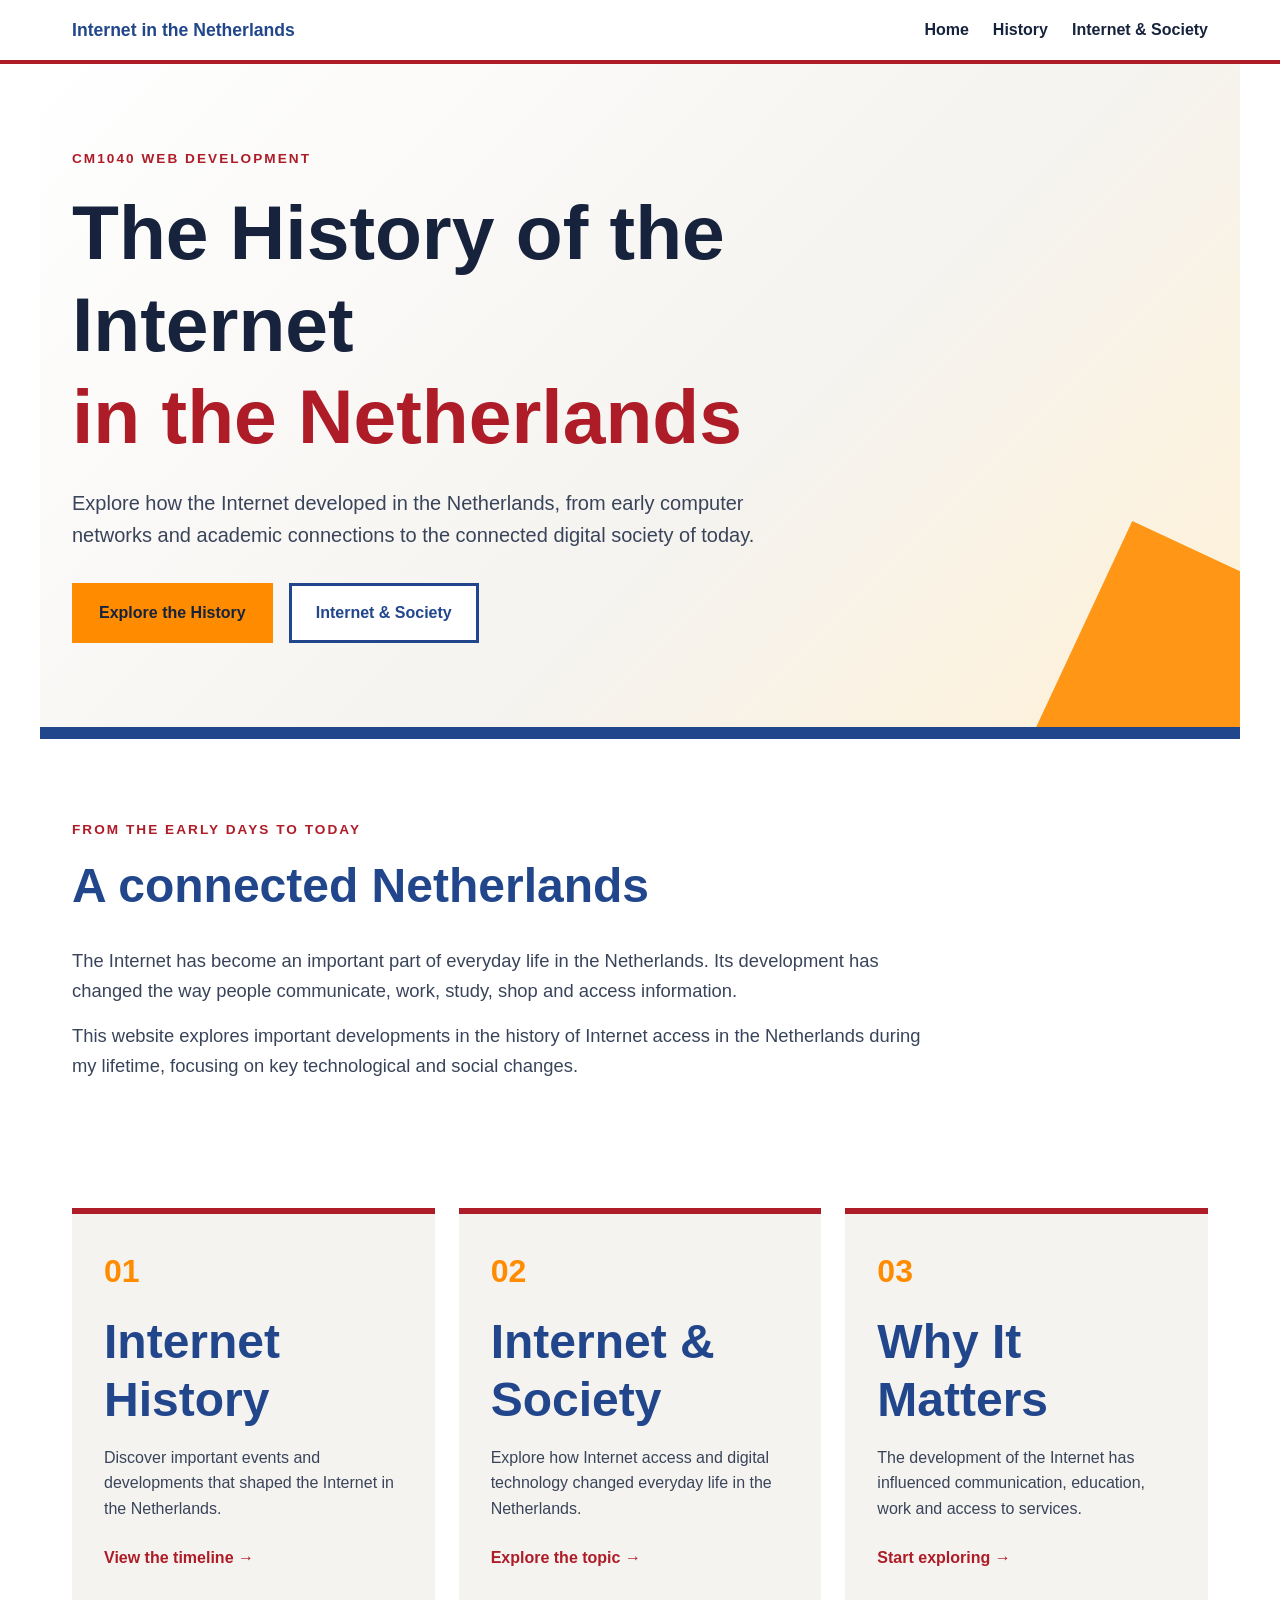
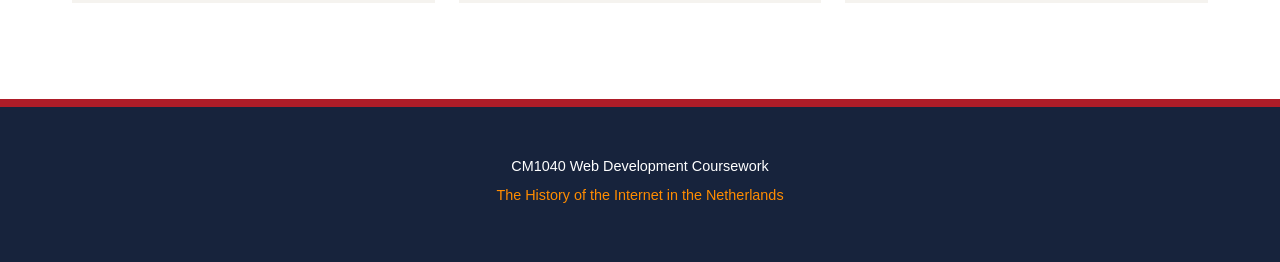
<file: index.html>
<!DOCTYPE html>
<html lang="en">

<head>
    <meta charset="UTF-8">

    <meta name="viewport" content="width=device-width, initial-scale=1.0">

    <meta name="description"
        content="A history of the Internet in the Netherlands, from early networks to modern digital life.">

    <title>The Internet in the Netherlands</title>

    <link rel="stylesheet" href="style.css">
</head>

<body>

    <header>
        <nav>
            <div class="logo">
                <a href="index.html">Internet in the Netherlands</a>
            </div>

            <ul class="nav-links">
                <li><a href="index.html">Home</a></li>
                <li><a href="history.html">History</a></li>
                <li><a href="netherlands.html">Internet &amp; Society</a></li>
            </ul>
        </nav>
    </header>


    <main>

        <section class="hero">

            <div class="hero-content">

                <p class="eyebrow">CM1040 Web Development</p>

                <h1>
                    The History of the Internet
                    <span>in the Netherlands</span>
                </h1>

                <p class="hero-text">
                    Explore how the Internet developed in the Netherlands,
                    from early computer networks and academic connections
                    to the connected digital society of today.
                </p>

                <div class="hero-buttons">
                    <a href="history.html" class="button">
                        Explore the History
                    </a>

                    <a href="netherlands.html" class="button secondary">
                        Internet &amp; Society
                    </a>
                </div>

            </div>

        </section>


        <section class="introduction">

            <div class="section-heading">
                <p class="eyebrow">From the early days to today</p>

                <h2>A connected Netherlands</h2>
            </div>

            <div class="intro-content">

                <p>
                    The Internet has become an important part of everyday
                    life in the Netherlands. Its development has changed
                    the way people communicate, work, study, shop and
                    access information.
                </p>

                <p>
                    This website explores important developments in the
                    history of Internet access in the Netherlands during
                    my lifetime, focusing on key technological and social
                    changes.
                </p>

            </div>

        </section>


        <section class="explore">

            <div class="card">

                <div class="card-number">01</div>

                <h2>Internet History</h2>

                <p>
                    Discover important events and developments that
                    shaped the Internet in the Netherlands.
                </p>

                <a href="history.html">
                    View the timeline →
                </a>

            </div>


            <div class="card">

                <div class="card-number">02</div>

                <h2>Internet &amp; Society</h2>

                <p>
                    Explore how Internet access and digital technology
                    changed everyday life in the Netherlands.
                </p>

                <a href="netherlands.html">
                    Explore the topic →
                </a>

            </div>


            <div class="card">

                <div class="card-number">03</div>

                <h2>Why It Matters</h2>

                <p>
                    The development of the Internet has influenced
                    communication, education, work and access to services.
                </p>

                <a href="history.html">
                    Start exploring →
                </a>

            </div>

        </section>

    </main>


    <footer>

        <p>
            CM1040 Web Development Coursework
        </p>

        <p>
            The History of the Internet in the Netherlands
        </p>

    </footer>

</body>

</html>
</file>
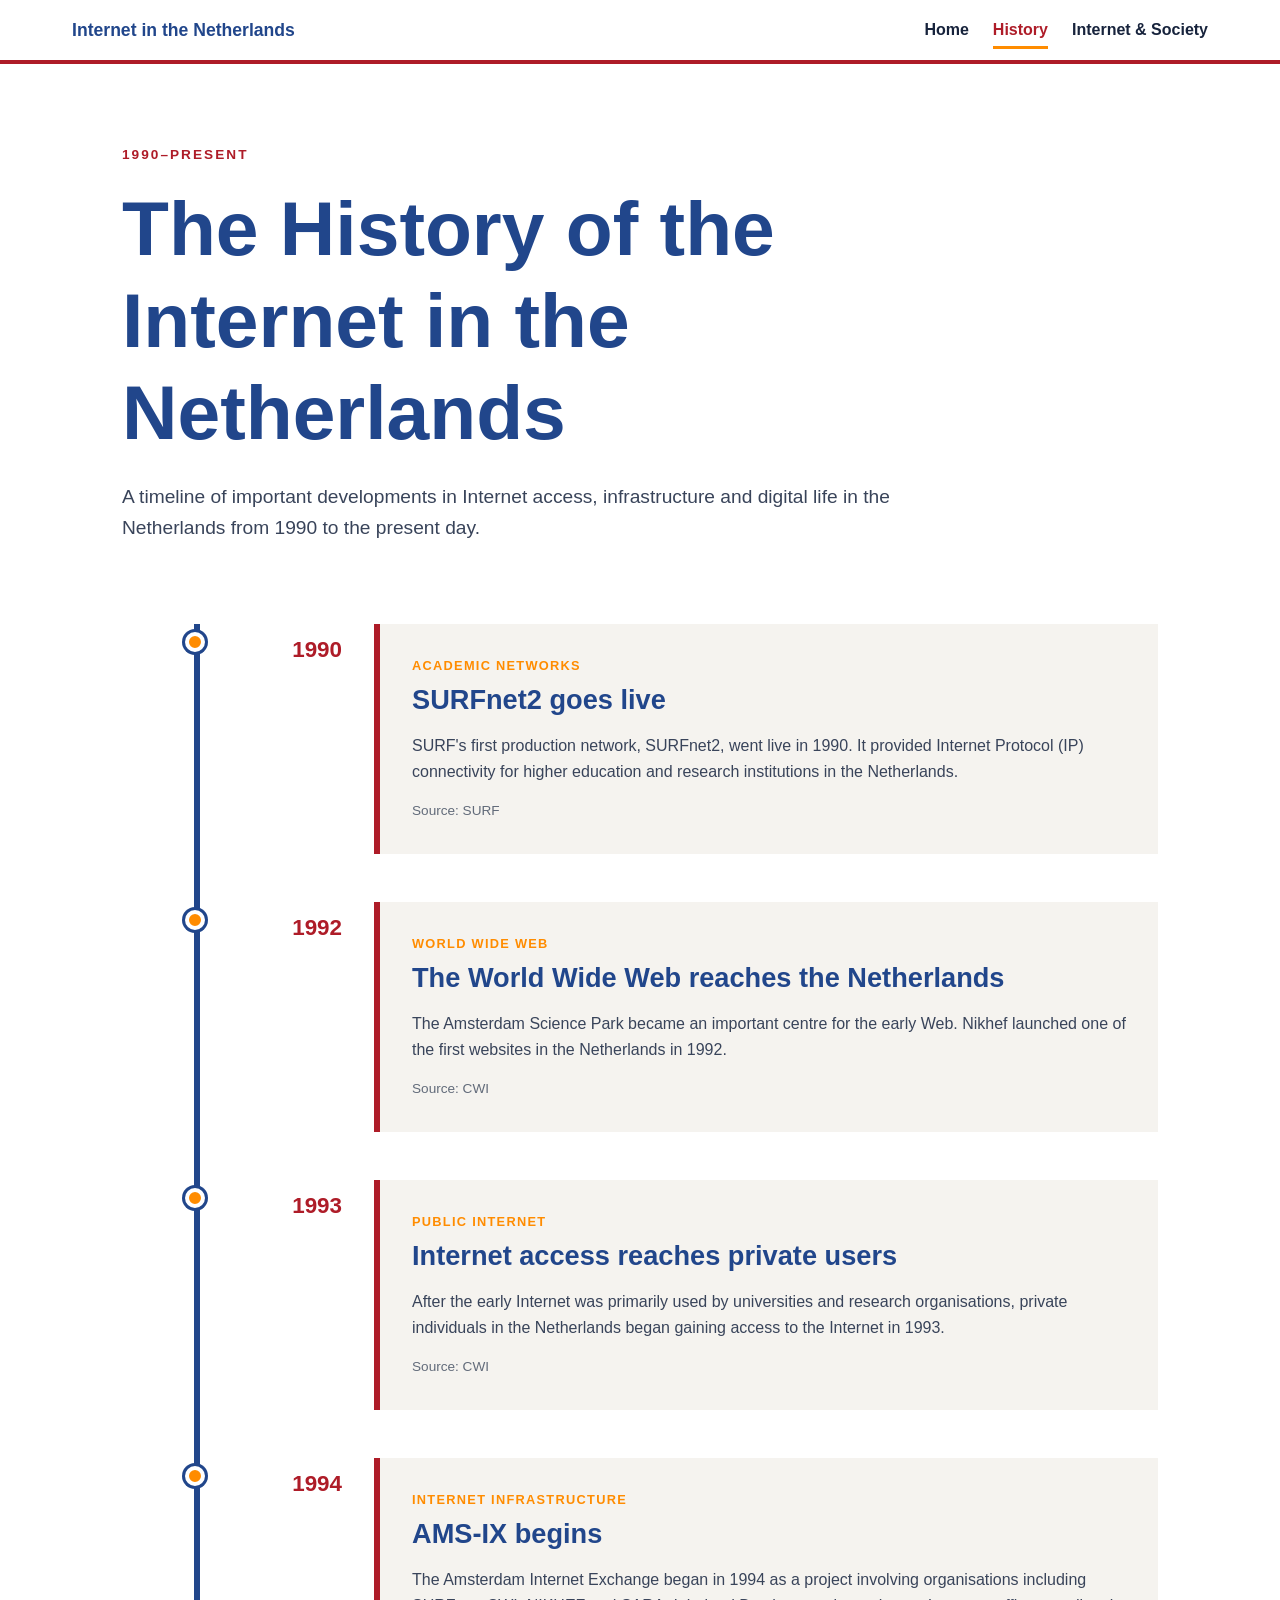
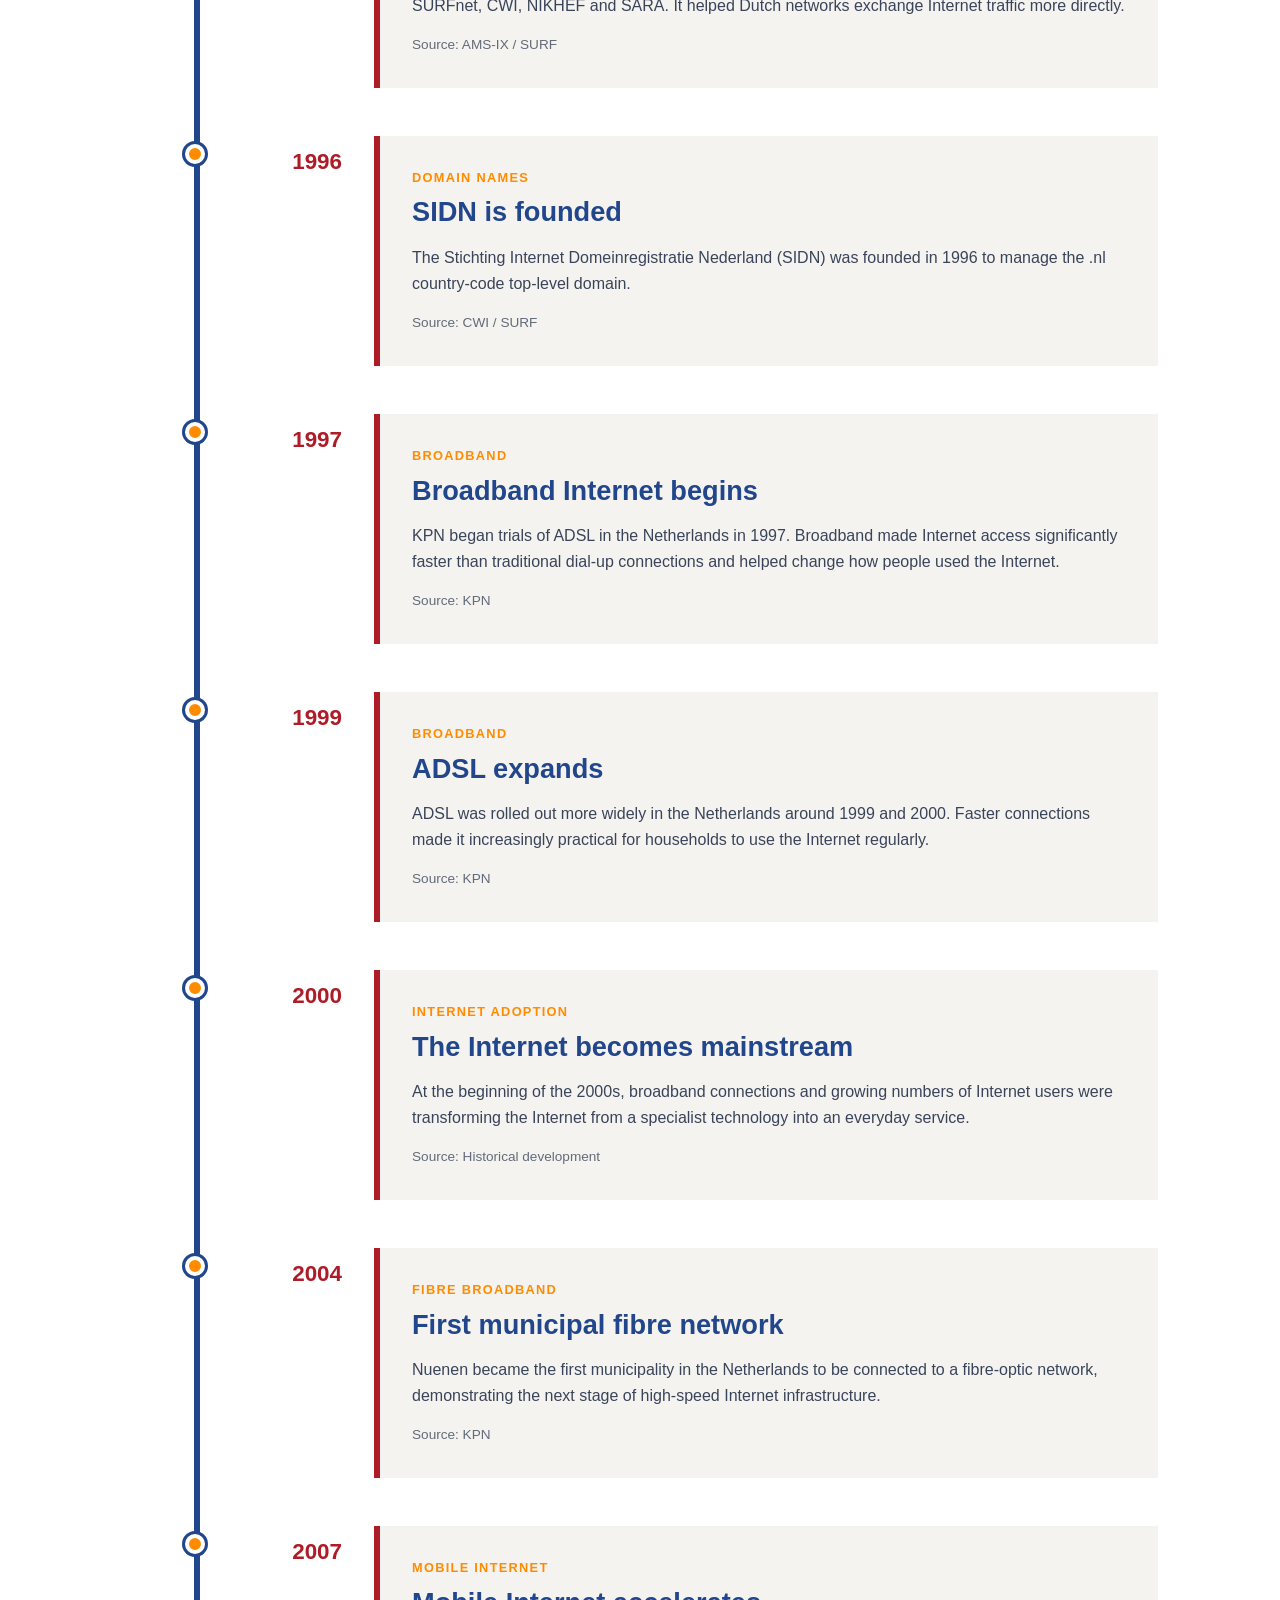
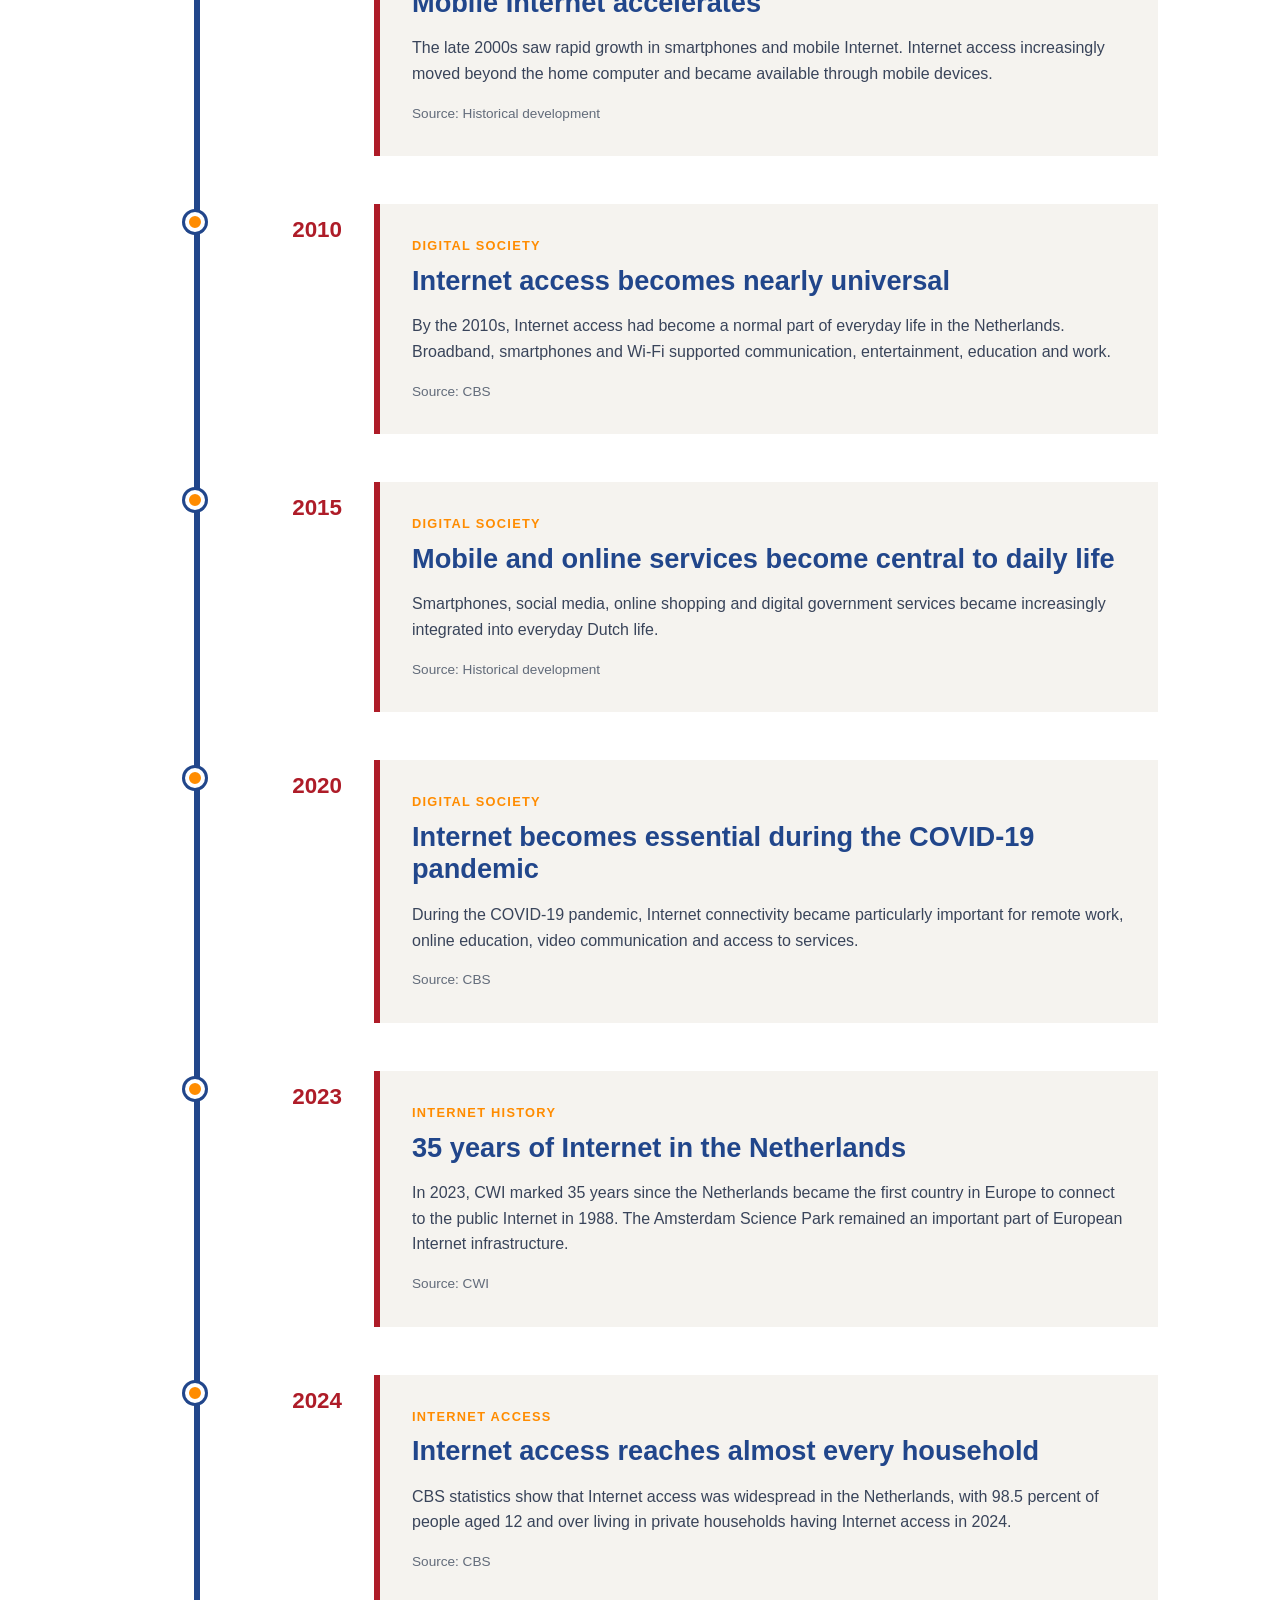
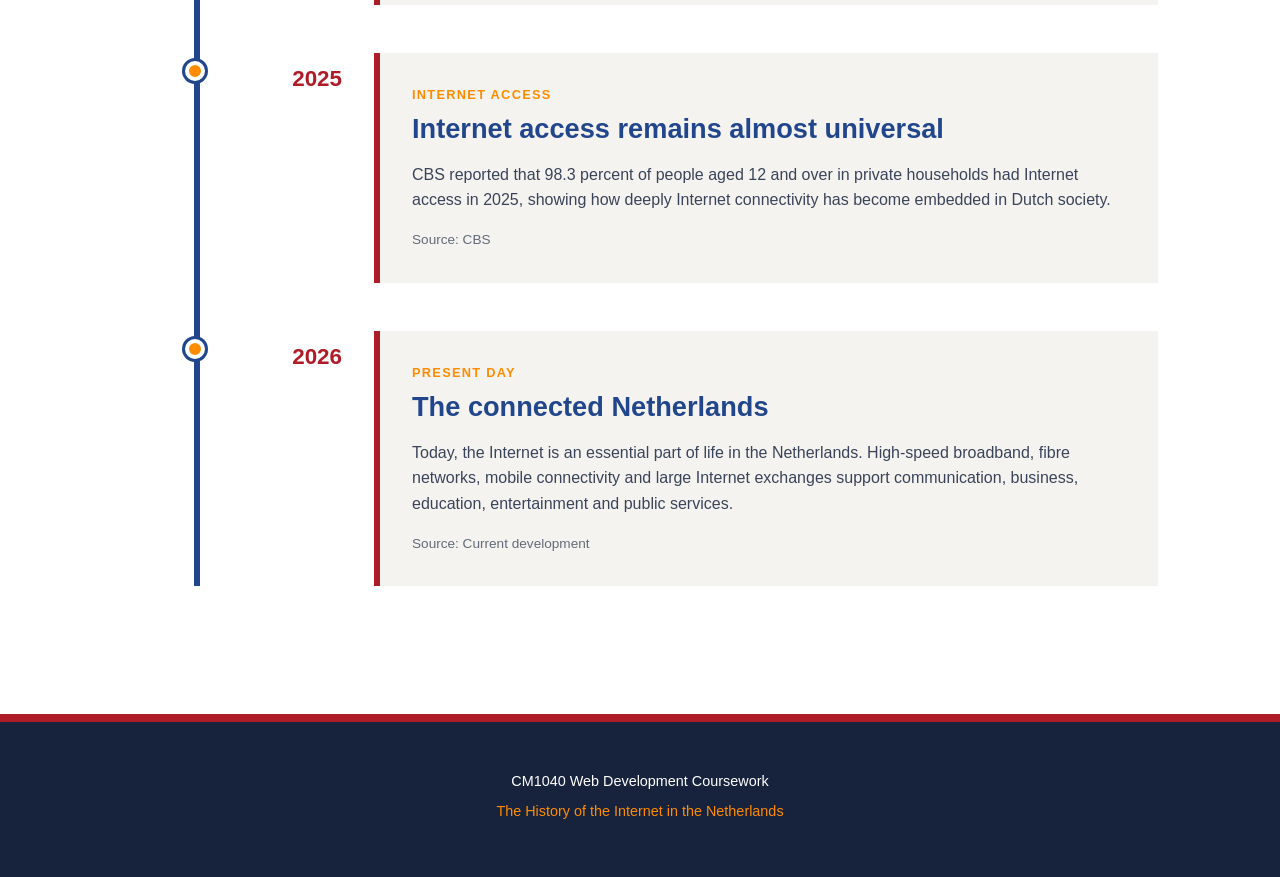
<file: history.html>
<!DOCTYPE html>
<html lang="en">

<head>
    <meta charset="UTF-8">

    <meta name="viewport" content="width=device-width, initial-scale=1.0">

    <meta name="description"
        content="Explore the history of the Internet in the Netherlands from 1990 to the present day.">

    <title>Internet History | Internet in the Netherlands</title>

    <link rel="stylesheet" href="style.css">
</head>

<body>

    <header>
        <nav>

            <div class="logo">
                <a href="index.html">
                    Internet in the Netherlands
                </a>
            </div>

            <ul class="nav-links">

                <li>
                    <a href="index.html">
                        Home
                    </a>
                </li>

                <li>
                    <a href="history.html" aria-current="page">
                        History
                    </a>
                </li>

                <li>
                    <a href="netherlands.html">
                        Internet &amp; Society
                    </a>
                </li>

            </ul>

        </nav>
    </header>


    <main>
        <!-- The template engine will insert the timeline here -->
        <div id="content">
            <p class="loading">
                Loading the history of the Internet in the Netherlands...
            </p>
        </div>

    </main>


    <footer>

        <p>
            CM1040 Web Development Coursework
        </p>

        <p>
            The History of the Internet in the Netherlands
        </p>

    </footer>


    <!-- JavaScript loads template.html and data.json -->
    <script src="script.js"></script>

</body>

</html>
</file>
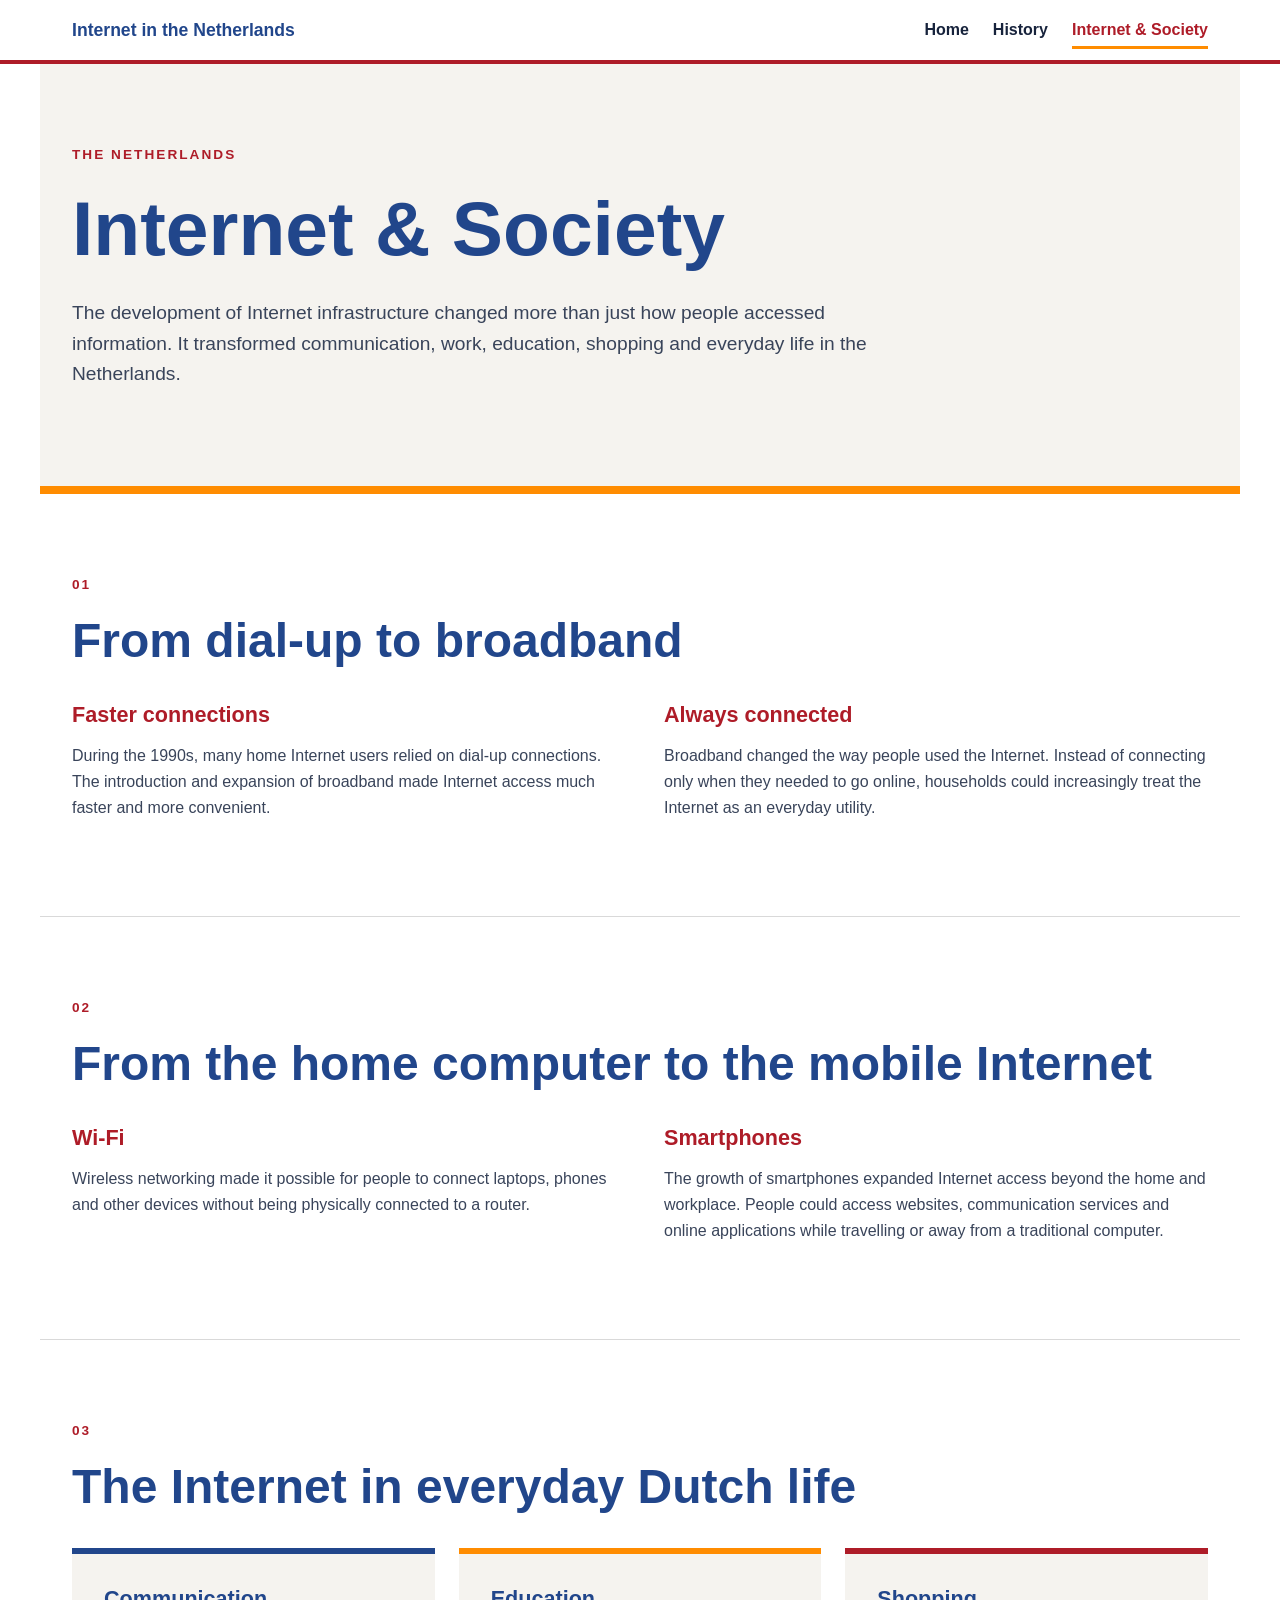
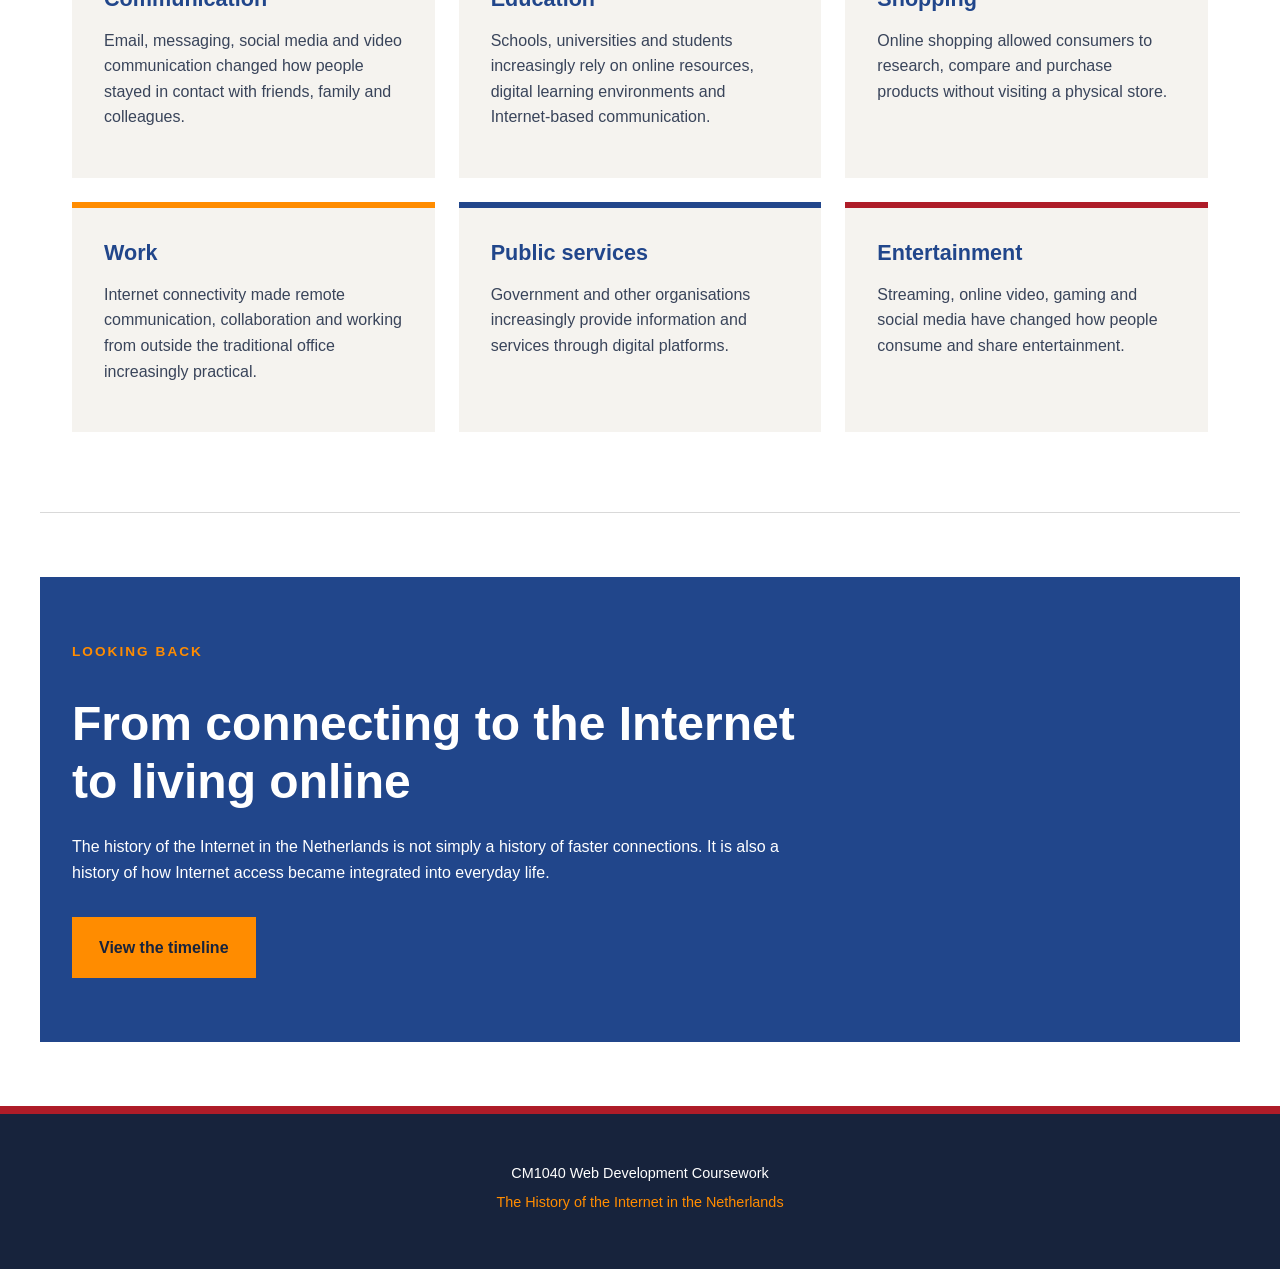
<file: netherlands.html>
<!DOCTYPE html>
<html lang="en">

<head>
    <meta charset="UTF-8">

    <meta name="viewport" content="width=device-width, initial-scale=1.0">

    <meta name="description"
        content="Explore how Internet access and digital technology changed everyday life in the Netherlands.">

    <title>Internet &amp; Society | Internet in the Netherlands</title>

    <link rel="stylesheet" href="style.css">
</head>

<body>

    <header>
        <nav>

            <div class="logo">
                <a href="index.html">Internet in the Netherlands</a>
            </div>

            <ul class="nav-links">
                <li>
                    <a href="index.html">Home</a>
                </li>

                <li>
                    <a href="history.html">History</a>
                </li>

                <li>
                    <a href="netherlands.html" aria-current="page">
                        Internet &amp; Society
                    </a>
                </li>
            </ul>

        </nav>
    </header>


    <main>

        <!-- Page introduction -->
        <section class="page-header">

            <p class="eyebrow">The Netherlands</p>

            <h1>
                Internet &amp; Society
            </h1>

            <p>
                The development of Internet infrastructure changed more
                than just how people accessed information. It transformed
                communication, work, education, shopping and everyday life
                in the Netherlands.
            </p>

        </section>


        <!-- Broadband -->
        <section class="content-section">

            <div class="section-heading">

                <p class="eyebrow">01</p>

                <h2>From dial-up to broadband</h2>

            </div>

            <div class="content-grid">

                <div>
                    <h3>Faster connections</h3>

                    <p>
                        During the 1990s, many home Internet users relied
                        on dial-up connections. The introduction and
                        expansion of broadband made Internet access much
                        faster and more convenient.
                    </p>
                </div>

                <div>
                    <h3>Always connected</h3>

                    <p>
                        Broadband changed the way people used the Internet.
                        Instead of connecting only when they needed to go
                        online, households could increasingly treat the
                        Internet as an everyday utility.
                    </p>
                </div>

            </div>

        </section>


        <!-- Wi-Fi and mobile -->
        <section class="content-section">

            <div class="section-heading">

                <p class="eyebrow">02</p>

                <h2>From the home computer to the mobile Internet</h2>

            </div>

            <div class="content-grid">

                <div>
                    <h3>Wi-Fi</h3>

                    <p>
                        Wireless networking made it possible for people to
                        connect laptops, phones and other devices without
                        being physically connected to a router.
                    </p>
                </div>

                <div>
                    <h3>Smartphones</h3>

                    <p>
                        The growth of smartphones expanded Internet access
                        beyond the home and workplace. People could access
                        websites, communication services and online
                        applications while travelling or away from a
                        traditional computer.
                    </p>
                </div>

            </div>

        </section>


        <!-- Everyday life -->
        <section class="content-section">

            <div class="section-heading">

                <p class="eyebrow">03</p>

                <h2>The Internet in everyday Dutch life</h2>

            </div>

            <div class="cards">

                <article class="card">

                    <h3>Communication</h3>

                    <p>
                        Email, messaging, social media and video
                        communication changed how people stayed in
                        contact with friends, family and colleagues.
                    </p>

                </article>


                <article class="card">

                    <h3>Education</h3>

                    <p>
                        Schools, universities and students increasingly
                        rely on online resources, digital learning
                        environments and Internet-based communication.
                    </p>

                </article>


                <article class="card">

                    <h3>Shopping</h3>

                    <p>
                        Online shopping allowed consumers to research,
                        compare and purchase products without visiting a
                        physical store.
                    </p>

                </article>


                <article class="card">

                    <h3>Work</h3>

                    <p>
                        Internet connectivity made remote communication,
                        collaboration and working from outside the
                        traditional office increasingly practical.
                    </p>

                </article>


                <article class="card">

                    <h3>Public services</h3>

                    <p>
                        Government and other organisations increasingly
                        provide information and services through digital
                        platforms.
                    </p>

                </article>


                <article class="card">

                    <h3>Entertainment</h3>

                    <p>
                        Streaming, online video, gaming and social media
                        have changed how people consume and share
                        entertainment.
                    </p>

                </article>

            </div>

        </section>


        <!-- Reflection -->
        <section class="highlight-section">

            <p class="eyebrow">Looking back</p>

            <h2>
                From connecting to the Internet
                to living online
            </h2>

            <p>
                The history of the Internet in the Netherlands is not
                simply a history of faster connections. It is also a
                history of how Internet access became integrated into
                everyday life.
            </p>

            <a href="history.html" class="button">
                View the timeline
            </a>

        </section>

    </main>


    <footer>

        <p>
            CM1040 Web Development Coursework
        </p>

        <p>
            The History of the Internet in the Netherlands
        </p>

    </footer>

</body>

</html>
</file>
<file: style.css>
* {
    box-sizing: border-box;
    margin: 0;
    padding: 0;
}

html {
    scroll-behavior: smooth;
}

body {
    font-family: Arial, Helvetica, sans-serif;
    color: #17233C;
    background-color: #FFFFFF;
    line-height: 1.6;
}

img {
    max-width: 100%;
    height: auto;
    display: block;
}

a {
    color: inherit;
}

p {
    margin-bottom: 1rem;
}

h1,
h2,
h3 {
    line-height: 1.2;
}

h1 {
    font-size: clamp(2.5rem, 6vw, 5rem);
}

h2 {
    font-size: clamp(2rem, 4vw, 3rem);
}

h3 {
    font-size: 1.35rem;
}


/* =========================================================
   2. HEADER AND NAVIGATION
   ========================================================= */

header {
    background-color: #FFFFFF;
    border-bottom: 4px solid #AE1C28;
    position: sticky;
    top: 0;
    z-index: 1000;
}

nav {
    max-width: 1200px;
    margin: 0 auto;
    padding: 1rem 2rem;

    display: flex;
    align-items: center;
    justify-content: space-between;
    gap: 2rem;
}

.logo a {
    text-decoration: none;
    font-weight: 800;
    color: #21468B;
    font-size: 1.1rem;
}

.nav-links {
    list-style: none;

    display: flex;
    align-items: center;
    gap: 1.5rem;
}

.nav-links a {
    text-decoration: none;
    font-weight: 700;
    color: #17233C;

    padding: 0.5rem 0;

    border-bottom: 3px solid transparent;

    transition:
        color 0.2s ease,
        border-color 0.2s ease;
}

.nav-links a:hover,
.nav-links a:focus {
    color: #AE1C28;
    border-bottom-color: #FF8C00;
}

.nav-links a[aria-current="page"] {
    color: #AE1C28;
    border-bottom-color: #FF8C00;
}


/* =========================================================
   3. GENERAL LAYOUT
   ========================================================= */

main {
    min-height: 70vh;
}

.hero,
.page-header,
.introduction,
.explore,
.content-section,
.highlight-section {
    max-width: 1200px;
    margin-left: auto;
    margin-right: auto;
}


/* =========================================================
   4. HERO SECTION - HOME PAGE
   ========================================================= */

.hero {
    min-height: 75vh;

    display: flex;
    align-items: center;

    padding: 5rem 2rem;

    background:
        linear-gradient(
            135deg,
            #FFFFFF 0%,
            #F5F3EF 60%,
            #FFF1D6 100%
        );

    border-bottom: 12px solid #21468B;

    position: relative;
    overflow: hidden;
}

/*
   Decorative Dutch orange block.
*/

.hero::after {
    content: "";

    position: absolute;

    width: 280px;
    height: 280px;

    right: -100px;
    bottom: -120px;

    background-color: #FF8C00;

    transform: rotate(25deg);

    opacity: 0.9;
}

.hero-content {
    max-width: 850px;
    position: relative;
    z-index: 1;
}

.eyebrow {
    color: #AE1C28;
    font-size: 0.85rem;
    font-weight: 800;
    letter-spacing: 0.15em;
    text-transform: uppercase;
    margin-bottom: 1rem;
}

.hero h1 {
    color: #17233C;
    margin-bottom: 1.5rem;
}

.hero h1 span {
    display: block;
    color: #AE1C28;
}

.hero-text {
    max-width: 700px;
    font-size: 1.25rem;
    color: #39445A;
    margin-bottom: 2rem;
}


/* =========================================================
   5. BUTTONS
   ========================================================= */

.hero-buttons {
    display: flex;
    flex-wrap: wrap;
    gap: 1rem;
}

.button {
    display: inline-block;

    background-color: #FF8C00;
    color: #17233C;

    padding: 0.9rem 1.5rem;

    border: 3px solid #FF8C00;

    text-decoration: none;

    font-weight: 800;

    transition:
        background-color 0.2s ease,
        color 0.2s ease,
        transform 0.2s ease;
}

.button:hover,
.button:focus {
    background-color: #AE1C28;
    border-color: #AE1C28;
    color: #FFFFFF;
    transform: translateY(-2px);
}

.button.secondary {
    background-color: #FFFFFF;
    color: #21468B;
    border-color: #21468B;
}

.button.secondary:hover,
.button.secondary:focus {
    background-color: #21468B;
    color: #FFFFFF;
}


/* =========================================================
   6. INTRODUCTION
   ========================================================= */

.introduction {
    padding: 5rem 2rem;
}

.section-heading {
    margin-bottom: 2rem;
}

.section-heading h2 {
    color: #21468B;
}

.intro-content {
    max-width: 850px;
    font-size: 1.15rem;
    color: #39445A;
}


/* =========================================================
   7. HOME PAGE CARDS
   ========================================================= */

.explore {
    padding: 2rem 2rem 6rem;

    display: grid;
    grid-template-columns: repeat(3, 1fr);
    gap: 1.5rem;
}

.card {
    background-color: #F5F3EF;

    padding: 2rem;

    border-top: 6px solid #AE1C28;

    transition:
        transform 0.2s ease,
        box-shadow 0.2s ease;
}

.card:hover {
    transform: translateY(-5px);

    box-shadow:
        0 12px 30px rgba(23, 35, 60, 0.12);
}

.card-number {
    color: #FF8C00;
    font-size: 2rem;
    font-weight: 900;
    margin-bottom: 1rem;
}

.card h2,
.card h3 {
    color: #21468B;
    margin-bottom: 1rem;
}

.card p {
    color: #39445A;
}

.card a {
    display: inline-block;

    margin-top: 0.5rem;

    color: #AE1C28;

    font-weight: 800;

    text-decoration: none;
}

.card a:hover,
.card a:focus {
    color: #FF8C00;
}


/* =========================================================
   8. PAGE HEADER
   ========================================================= */

.page-header {
    padding: 5rem 2rem;

    background-color: #F5F3EF;

    border-bottom: 8px solid #FF8C00;
}

.page-header h1 {
    color: #21468B;
    margin-bottom: 1.5rem;
}

.page-header > p:last-child {
    max-width: 800px;

    font-size: 1.2rem;

    color: #39445A;
}


/* =========================================================
   9. CONTENT SECTIONS
   ========================================================= */

.content-section {
    padding: 5rem 2rem;

    border-bottom: 1px solid #D9D9D9;
}

.content-grid {
    display: grid;

    grid-template-columns: repeat(2, 1fr);

    gap: 3rem;
}

.content-grid h3 {
    color: #AE1C28;

    margin-bottom: 1rem;
}

.content-grid p {
    color: #39445A;
}


/* =========================================================
   10. SOCIETY CARDS
   ========================================================= */

.cards {
    display: grid;

    grid-template-columns: repeat(3, 1fr);

    gap: 1.5rem;
}

.cards .card {
    border-top-color: #21468B;
}

.cards .card:nth-child(2n) {
    border-top-color: #FF8C00;
}

.cards .card:nth-child(3n) {
    border-top-color: #AE1C28;
}


/* =========================================================
   11. HIGHLIGHT SECTION
   ========================================================= */

.highlight-section {
    margin-top: 4rem;
    margin-bottom: 4rem;

    padding: 4rem 2rem;

    background-color: #21468B;

    color: #FFFFFF;
}

.highlight-section .eyebrow {
    color: #FF8C00;
}

.highlight-section h2 {
    max-width: 750px;

    color: #FFFFFF;

    margin-bottom: 1.5rem;
}

.highlight-section p {
    max-width: 750px;

    color: #FFFFFF;

    margin-bottom: 2rem;
}

.highlight-section .button {
    background-color: #FF8C00;
    color: #17233C;
}


/* =========================================================
   12. TIMELINE
   ========================================================= */

.timeline {
    max-width: 1100px;

    margin: 0 auto;

    padding: 5rem 2rem;
}

.timeline-intro {
    max-width: 850px;

    margin-bottom: 5rem;
}

.timeline-intro h1 {
    color: #21468B;

    margin-bottom: 1.5rem;
}

.timeline-intro > p:last-child {
    font-size: 1.2rem;

    color: #39445A;
}


/*
   Timeline container.
*/

.timeline-events {
    position: relative;

    padding-left: 120px;
}

/*
   Vertical Dutch blue timeline line.
*/

.timeline-events::before {
    content: "";

    position: absolute;

    left: 72px;
    top: 0;
    bottom: 0;

    width: 6px;

    background-color: #21468B;
}


/* Individual timeline event */

.timeline-event {
    position: relative;

    display: grid;

    grid-template-columns: 100px 1fr;

    gap: 2rem;

    margin-bottom: 3rem;
}


/* Year */

.timeline-year {
    text-align: right;

    padding-top: 0.5rem;
}

.timeline-year span {
    color: #AE1C28;

    font-size: 1.4rem;

    font-weight: 900;
}


/* Orange timeline marker */

.timeline-marker {
    position: absolute;

    left: -57px;
    top: 0.5rem;

    width: 20px;
    height: 20px;

    background-color: #FF8C00;

    border: 4px solid #FFFFFF;

    border-radius: 50%;

    box-shadow: 0 0 0 3px #21468B;
}


/* Timeline content */

.timeline-content {
    background-color: #F5F3EF;

    padding: 2rem;

    border-left: 6px solid #AE1C28;
}

.timeline-category {
    color: #FF8C00;

    font-size: 0.8rem;

    font-weight: 900;

    letter-spacing: 0.1em;

    text-transform: uppercase;

    margin-bottom: 0.5rem;
}

.timeline-content h2 {
    color: #21468B;

    font-size: 1.7rem;

    margin-bottom: 1rem;
}

.timeline-description {
    color: #39445A;
}

.timeline-source {
    font-size: 0.85rem;

    color: #626B7A;

    margin-bottom: 0;
}


/* =========================================================
   13. LOADING MESSAGE
   ========================================================= */

.loading {
    max-width: 800px;

    margin: 5rem auto;

    padding: 2rem;

    text-align: center;

    background-color: #F5F3EF;

    border-left: 6px solid #FF8C00;

    color: #21468B;

    font-weight: 700;
}


/* =========================================================
   14. FOOTER
   ========================================================= */

footer {
    background-color: #17233C;

    color: #FFFFFF;

    text-align: center;

    padding: 3rem 2rem;

    border-top: 8px solid #AE1C28;
}

footer p {
    margin-bottom: 0.4rem;

    font-size: 0.9rem;
}

footer p:last-child {
    color: #FF8C00;
}


/* =========================================================
   15. ACCESSIBILITY
   ========================================================= */

/*
   Visible keyboard focus indicator.
*/

a:focus-visible,
button:focus-visible {
    outline: 4px solid #FF8C00;

    outline-offset: 4px;
}


/*
   Respect users who prefer reduced motion.
*/

@media (prefers-reduced-motion: reduce) {

    html {
        scroll-behavior: auto;
    }

    *,
    *::before,
    *::after {
        transition: none !important;
    }
}


/* =========================================================
   16. TABLET
   ========================================================= */

@media (max-width: 900px) {

    nav {
        flex-direction: column;
        align-items: flex-start;
    }

    .nav-links {
        flex-wrap: wrap;
        gap: 1rem;
    }

    .explore {
        grid-template-columns: 1fr;
    }

    .cards {
        grid-template-columns: repeat(2, 1fr);
    }

    .content-grid {
        grid-template-columns: 1fr;
    }

    .hero {
        min-height: 65vh;
    }
}


/* =========================================================
   17. MOBILE
   ========================================================= */

@media (max-width: 600px) {

    nav {
        padding: 1rem;
    }

    .logo {
        width: 100%;
    }

    .nav-links {
        width: 100%;

        display: grid;

        grid-template-columns: 1fr;

        gap: 0.25rem;
    }

    .nav-links a {
        display: block;

        padding: 0.6rem 0;
    }


    .hero {
        min-height: auto;

        padding: 4rem 1.25rem;

        border-bottom-width: 8px;
    }

    .hero-text {
        font-size: 1.05rem;
    }

    .hero-buttons {
        flex-direction: column;
        align-items: stretch;
    }

    .button {
        text-align: center;
    }


    .introduction,
    .explore,
    .content-section,
    .page-header {
        padding-left: 1.25rem;
        padding-right: 1.25rem;
    }


    .page-header {
        padding-top: 3.5rem;
        padding-bottom: 3.5rem;
    }


    .content-section {
        padding-top: 3.5rem;
        padding-bottom: 3.5rem;
    }


    .cards {
        grid-template-columns: 1fr;
    }


    /*
       Mobile timeline:
       Move the timeline line to the left
       and stack the year/content.
    */

    .timeline {
        padding: 3.5rem 1.25rem;
    }

    .timeline-intro {
        margin-bottom: 3rem;
    }

    .timeline-events {
        padding-left: 35px;
    }

    .timeline-events::before {
        left: 8px;
        width: 5px;
    }

    .timeline-event {
        display: block;

        margin-bottom: 2rem;
    }

    .timeline-year {
        text-align: left;

        padding: 0;

        margin-bottom: 0.75rem;
    }

    .timeline-marker {
        left: -35px;
        top: 2.4rem;
    }

    .timeline-content {
        padding: 1.5rem;

        border-left-width: 4px;
    }

    .timeline-content h2 {
        font-size: 1.4rem;
    }


    .highlight-section {
        margin: 2rem 1.25rem;

        padding: 3rem 1.5rem;
    }


    footer {
        padding: 2.5rem 1.25rem;
    }

}

@media print {

    header {
        position: static;
    }

    .button {
        display: none;
    }

    footer {
        background-color: #FFFFFF;
        color: #000000;
        border-top: 1px solid #000000;
    }

    .timeline-content {
        break-inside: avoid;
    }

}
</file>
